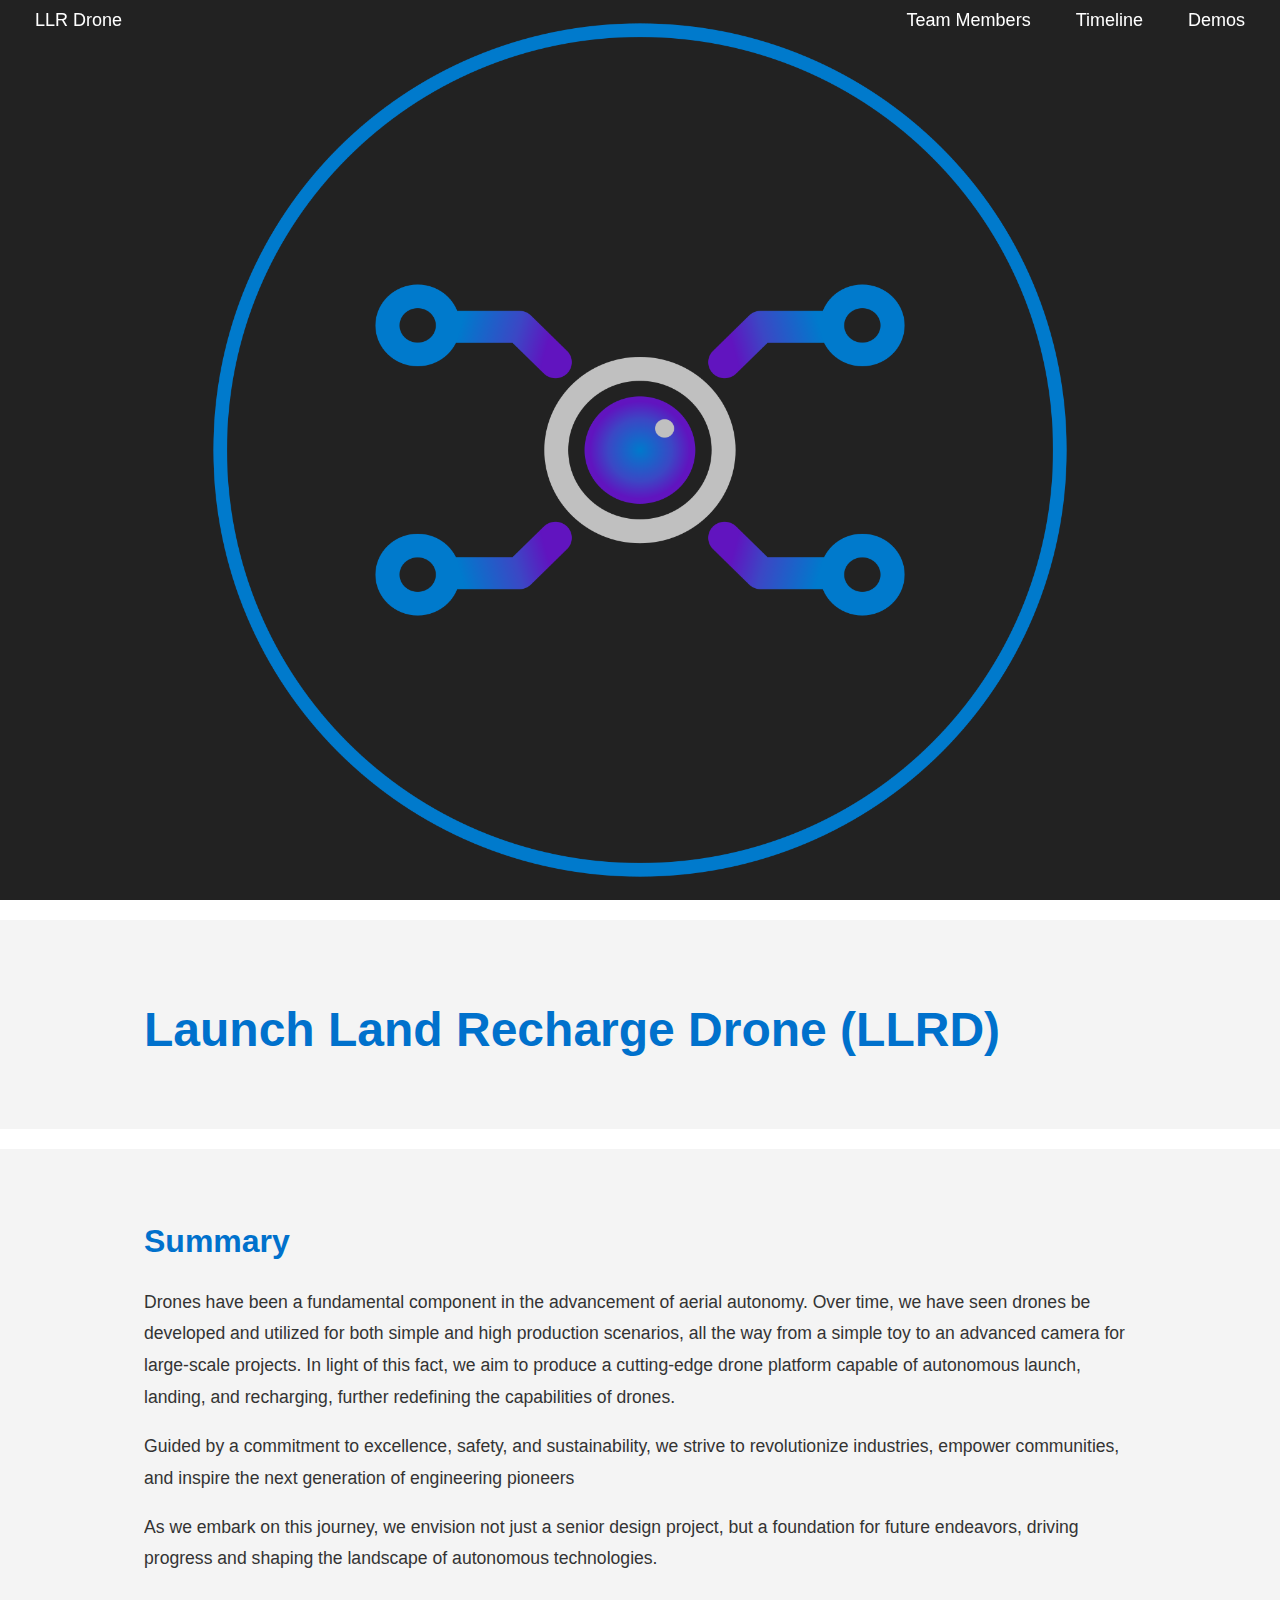
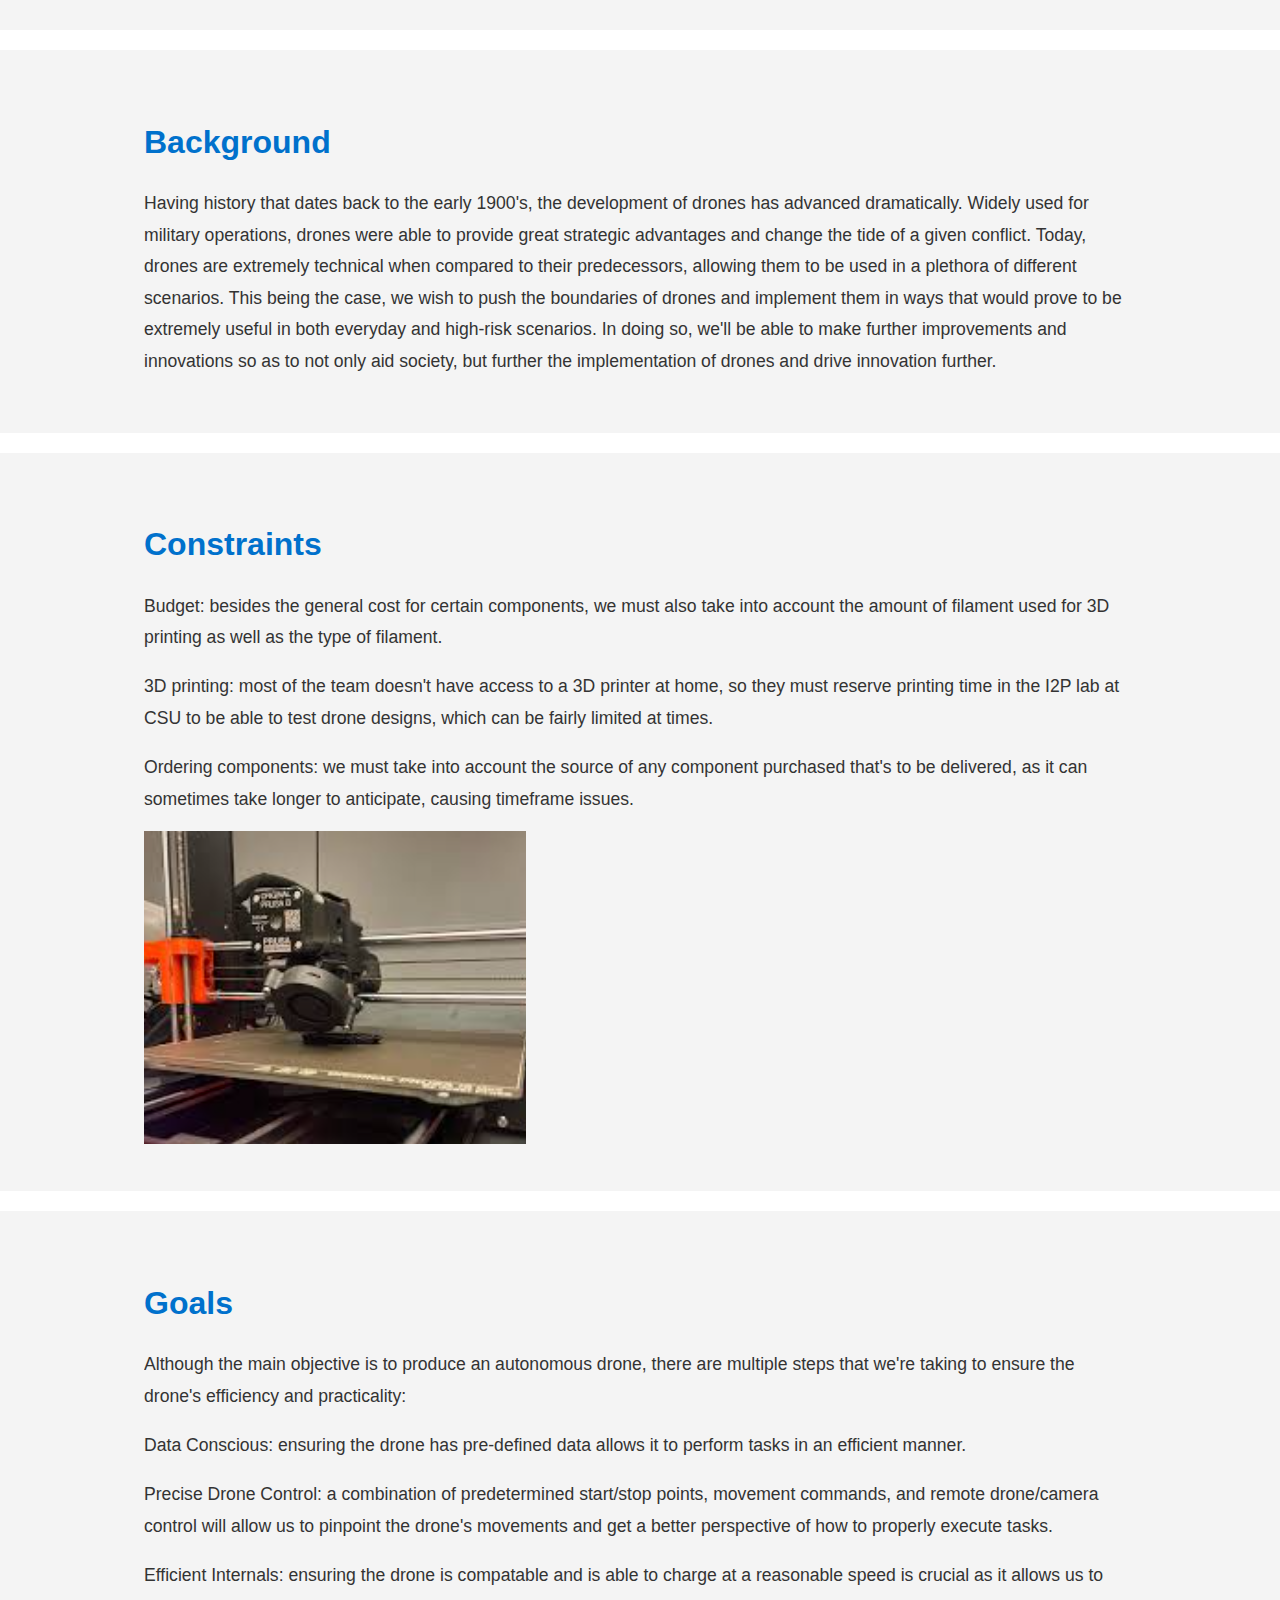
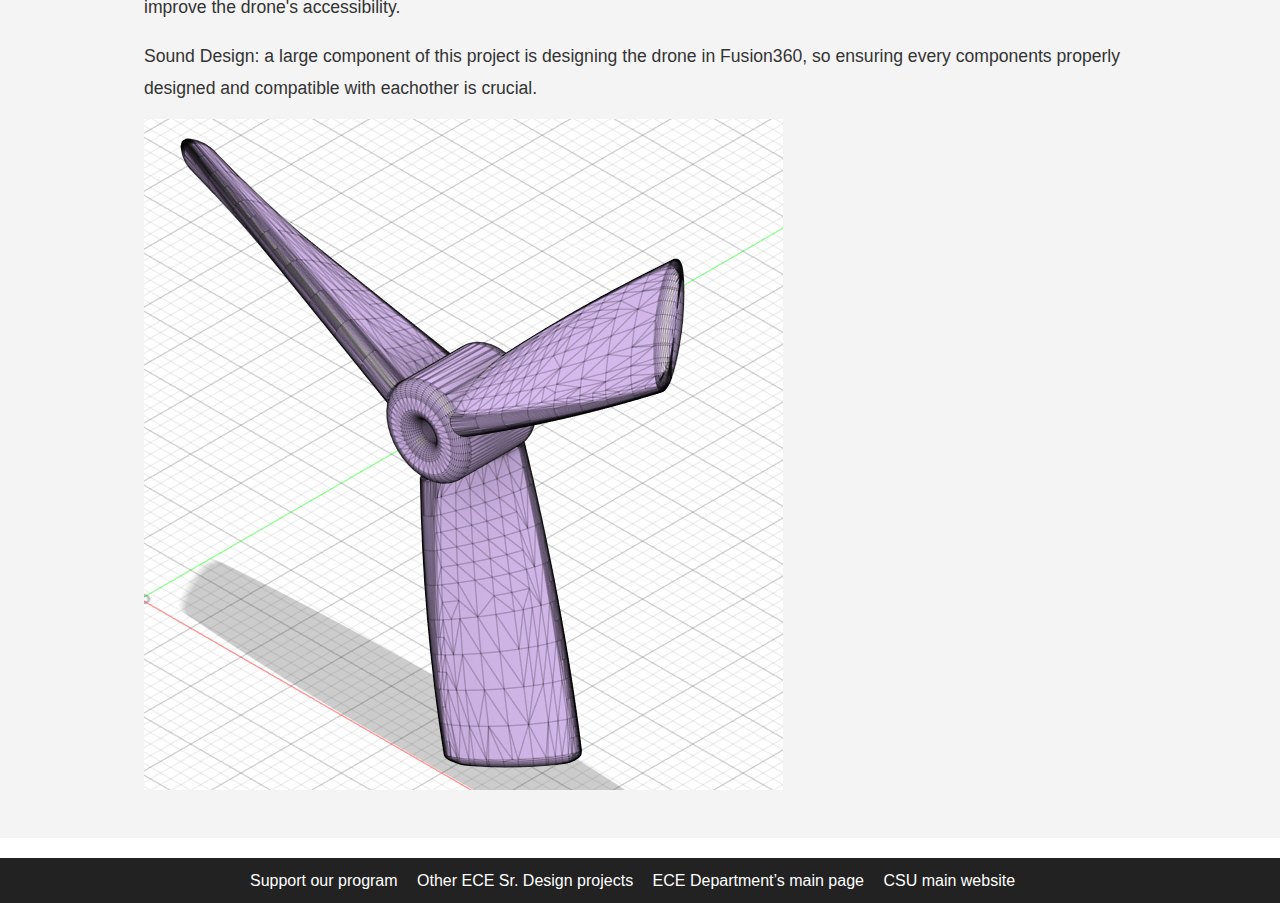
<file: website/drone/index.html>
<!DOCTYPE html>
<html lang="en">
<!-- 
Baseline page

When duplicating this page you need to do the following
- Fix relative paths for all stylesheets and icon in head
- Fix relative paths for js scroll funciton
- Fix relative paths in the navigation menu
-->
<head>
    <meta charset="UTF-8">
    <meta name="viewport" content="width=device-width, initial-scale=1.0">
    <title>LLR Drone | Homepage</title>
    <link rel="stylesheet" href="css/styles.css">
    <link rel="icon" href="images/EYE_1024px.png" type="image/png">
</head>
<body class="home-page">
    <!-- Navigation Menu -->
    <nav class="home-page-nav">
        <div class="nav-left">
            <a href="index.html" class="nav-link">LLR Drone</a>
        </div>
        <div class="nav-right">
            <a href="pages/team_members/" class="nav-link">Team Members</a>
            <a href="pages/timeline/" class="nav-link">Timeline</a>
            <a href="pages/demos/" class="nav-link">Demos</a>
        </div>
    </nav>

    <!-- Main Image Section -->
    <header class="main-header home-page">
        <!-- <img src="./images/Desktop_background.jpg" alt="Desktop Background Image"> -->
        <img src="./images/logo/LLRD_circle_1500_boarder.png" alt="Desktop Background Image">
    </header>


    <section class="generic-section">
        <div class="container">
            <h1>Launch Land Recharge Drone (LLRD)</h1>
        </div>
    </section>

    <section class="generic-section">
        <div class="container">
            <h2>Summary</h2>
            <p>Drones have been a fundamental component in the advancement of aerial autonomy. Over time, we have seen drones be developed and utilized for both simple and high production scenarios, all the way from a simple toy to an advanced camera for large-scale projects. In light of this fact, we aim to produce a cutting-edge drone platform capable of autonomous launch, landing, and recharging, further redefining the capabilities of drones.</p>
            <p>Guided by a commitment to excellence, safety, and sustainability, we strive to revolutionize industries, empower communities, and inspire the next generation of engineering pioneers</p>
            <p>As we embark on this journey, we envision not just a senior design project, but a foundation for future endeavors, driving progress and shaping the landscape of autonomous technologies.</p>
         
        </div>

    </section>

    <section class="generic-section">
        <div class="container">
            <h2>Background</h2>
            <p>Having history that dates back to the early 1900's, the development of drones has advanced dramatically. Widely used for military operations, drones were able to provide great strategic advantages and change the tide of a given conflict. Today, drones are extremely technical when compared to their predecessors, allowing them to be used in a plethora of different scenarios. This being the case, we wish to push the boundaries of drones and implement them in ways that would prove to be extremely useful in both everyday and high-risk scenarios. In doing so, we'll be able to make further improvements and innovations so as to not only aid society, but further the implementation of drones and drive innovation further. </p>
        </div>
    </section>

    <section class="generic-section">
        <div class="container">
            <h2>Constraints</h2>
            <p>Budget: besides the general cost for certain components, we must also take into account the amount of filament used for 3D printing as well as the type of filament.</p>
            <p>3D printing: most of the team doesn't have access to a 3D printer at home, so they must reserve printing time in the I2P lab at CSU to be able to test drone designs, which can be fairly limited at times. </p>
            <p>Ordering components: we must take into account the source of any component purchased that's to be delivered, as it can sometimes take longer to anticipate, causing timeframe issues.</p>
            <img src="./images/printing.png" alt="printing">  
        </div>
    </section>

    <section class="generic-section">
        <div class="container">
            <h2>Goals</h2>
            <p>Although the main objective is to produce an autonomous drone, there are multiple steps that we're taking to ensure the drone's efficiency and practicality:</p>
            <p>Data Conscious: ensuring the drone has pre-defined data allows it to perform tasks in an efficient manner. </p>
            <p>Precise Drone Control: a combination of predetermined start/stop points, movement commands, and remote drone/camera control will allow us to pinpoint the drone's movements and get a better perspective of how to properly execute tasks.</p>
            <p>Efficient Internals: ensuring the drone is compatable and is able to charge at a reasonable speed is crucial as it allows us to improve the drone's accessibility. </p>
            <p>Sound Design: a large component of this project is designing the drone in Fusion360, so ensuring every components properly designed and compatible with eachother is crucial.</p>
            <img src="./images/propeller.png" alt="printing"> 
        </div>
    </section>

    <!-- Footer Section -->
    <footer>
        <div class="container">
            <ul class="footer-links">
                <li><a href="https://advancing.colostate.edu/ENG/ECE_SRDESIGN/GIVE" target="_blank">Support our program</a></li>
                <li><a href="http://www.engr.colostate.edu/ECE401/AY24_senior_design_projects.php" target="_blank">Other ECE Sr. Design projects</a></li>
                <li><a href="https://www.engr.colostate.edu/ece/" target="_blank">ECE Department’s main page</a></li>
                <li><a href="http://www.colostate.edu/" target="_blank">CSU main website</a></li>
            </ul>
        </div>
    </footer>

    <script src="js/nav_scroll.js"></script>
</body>
</html>
</file>
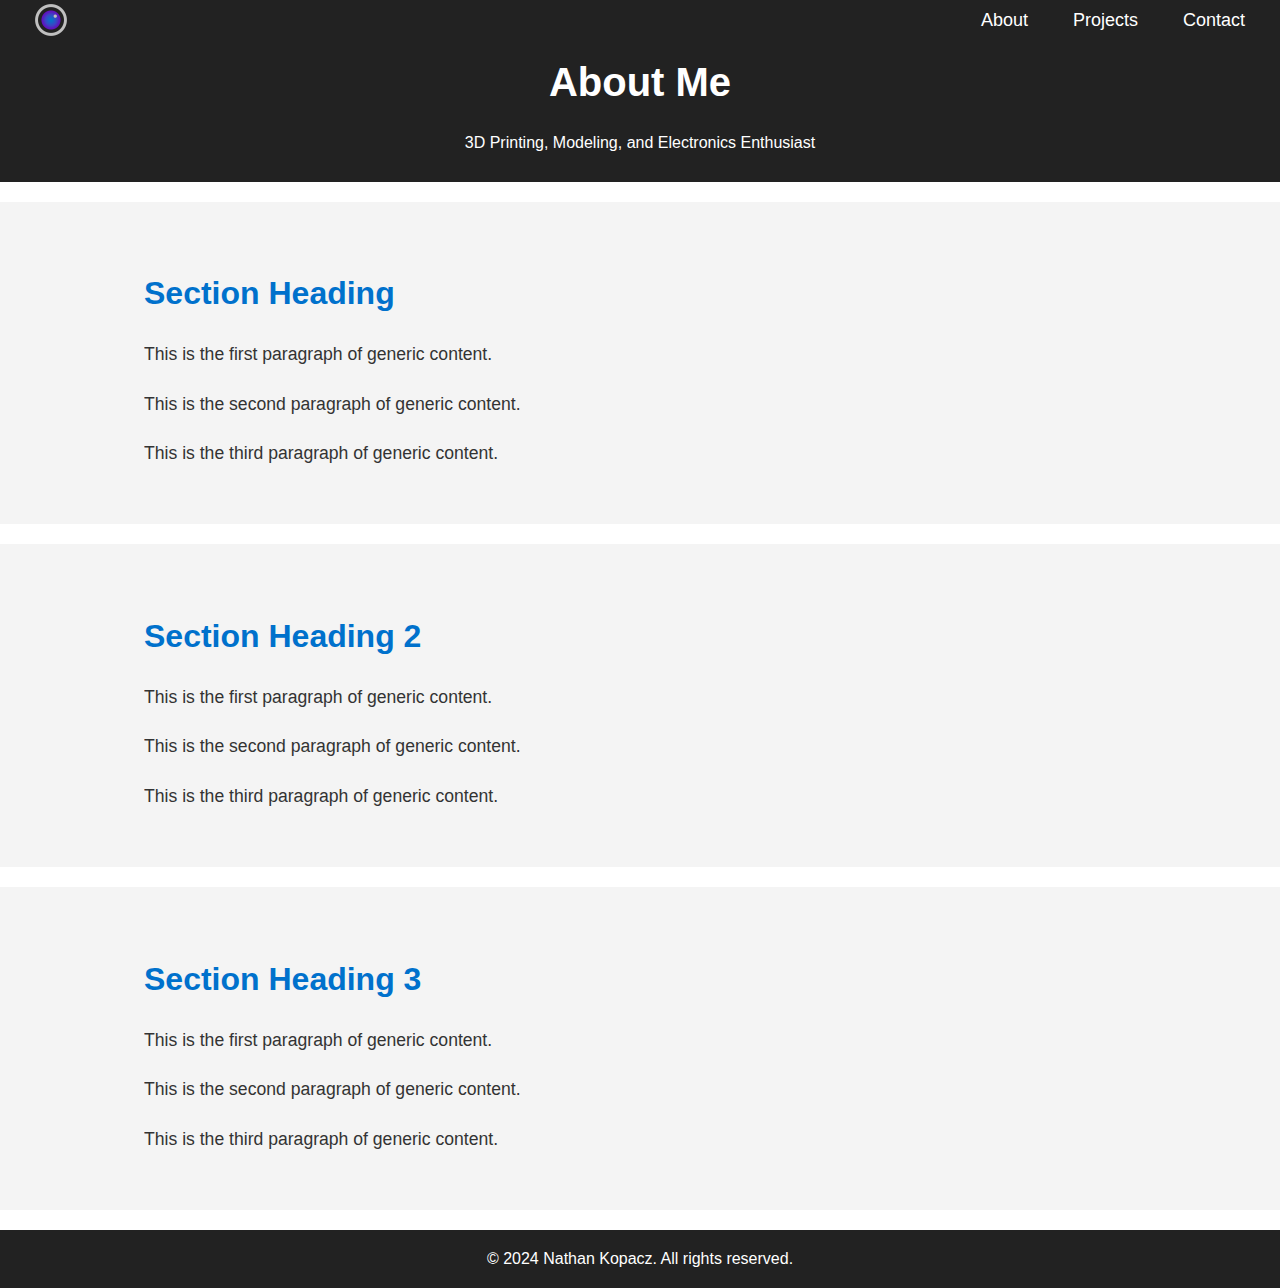
<file: website/pages/about/index.html>
<!DOCTYPE html>
<html lang="en">
<!-- 
Baseline page

When duplicating this page you need to do the following
- Fix relative paths for all stylesheets and icon in head
- Fix relative paths for js scroll funciton
- Fix relative paths in the navigation menu
-->
<head>
    <meta charset="UTF-8">
    <meta name="viewport" content="width=device-width, initial-scale=1.0">
    <title>My Personal Webpage</title>
    <link rel="stylesheet" href="../../css/styles.css">
    <link rel="icon" href="../../images/NATE_circle_lowquality.png" type="image/png">
</head>
<body>
    <!-- Navigation Menu -->
    <nav>
        <div class="nav-left">
            <div class="nav-left">
                <a href="../../index.html" class="nav-link">
                    <img src="../../images/EYE_1024px.png" alt="Logo" class="nav-logo">
                </a>
            </div>
        </div>
        <div class="nav-right">
            <a href="../../pages/about" class="nav-link">About</a>
            <a href="../../pages/projects" class="nav-link">Projects</a>
            <a href="../../pages/contact" class="nav-link">Contact</a>
        </div>
    </nav>

    <header>
        <div class="container">
            <h1>About Me</h1>
            <p>3D Printing, Modeling, and Electronics Enthusiast</p>
        </div>
    </header>

    <section class="generic-section">
        <div class="container">
            <h2>Section Heading</h2>
            <p>This is the first paragraph of generic content.</p>
            <p>This is the second paragraph of generic content.</p>
            <p>This is the third paragraph of generic content.</p>
        </div>
    </section>

    <section class="generic-section">
        <div class="container">
            <h2>Section Heading 2</h2>
            <p>This is the first paragraph of generic content.</p>
            <p>This is the second paragraph of generic content.</p>
            <p>This is the third paragraph of generic content.</p>
        </div>
    </section>

    <section class="generic-section">
        <div class="container">
            <h2>Section Heading 3</h2>
            <p>This is the first paragraph of generic content.</p>
            <p>This is the second paragraph of generic content.</p>
            <p>This is the third paragraph of generic content.</p>
        </div>
    </section>


    <!-- Footer Section -->
    <footer>
        <div class="container">
            <p>&copy; 2024 Nathan Kopacz. All rights reserved.</p>
        </div>
    </footer>

    <script src="../../js/nav_scroll.js"></script>
</body>
</html>
</file>
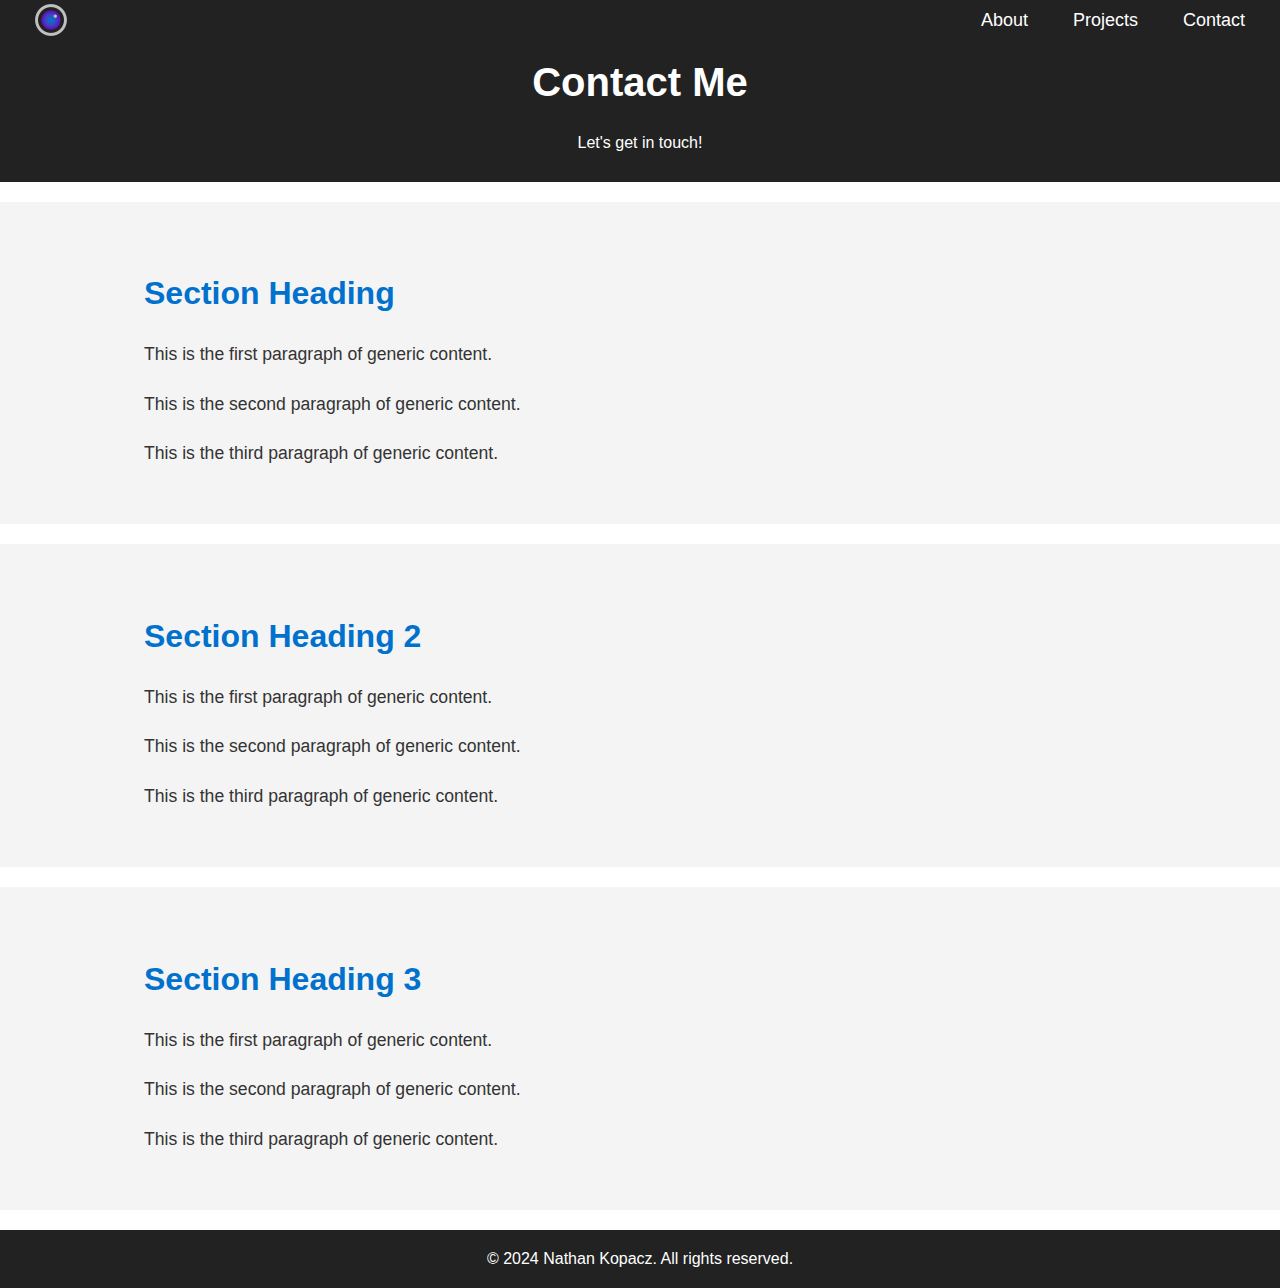
<file: website/pages/contact/index.html>
<!DOCTYPE html>
<html lang="en">
<!-- 
Baseline page

When duplicating this page you need to do the following
- Fix relative paths for all stylesheets and icon in head
- Fix relative paths for js scroll funciton
- Fix relative paths in the navigation menu
-->
<head>
    <meta charset="UTF-8">
    <meta name="viewport" content="width=device-width, initial-scale=1.0">
    <title>My Personal Webpage</title>
    <link rel="stylesheet" href="../../css/styles.css">
    <link rel="icon" href="../../images/NATE_circle_lowquality.png" type="image/png">
</head>
<body>
    <!-- Navigation Menu -->
    <nav>
        <div class="nav-left">
            <a href="../../index.html" class="nav-link">
                <img src="../../images/EYE_1024px.png" alt="Logo" class="nav-logo">
            </a>
        </div>
        <div class="nav-right">
            <a href="../../pages/about" class="nav-link">About</a>
            <a href="../../pages/projects" class="nav-link">Projects</a>
            <a href="../../pages/contact" class="nav-link">Contact</a>
        </div>
    </nav>

    <header>
        <div class="container">
            <h1>Contact Me</h1>
            <p>Let's get in touch!</p>
        </div>
    </header>

    <section class="generic-section">
        <div class="container">
            <h2>Section Heading</h2>
            <p>This is the first paragraph of generic content.</p>
            <p>This is the second paragraph of generic content.</p>
            <p>This is the third paragraph of generic content.</p>
        </div>
    </section>

    <section class="generic-section">
        <div class="container">
            <h2>Section Heading 2</h2>
            <p>This is the first paragraph of generic content.</p>
            <p>This is the second paragraph of generic content.</p>
            <p>This is the third paragraph of generic content.</p>
        </div>
    </section>

    <section class="generic-section">
        <div class="container">
            <h2>Section Heading 3</h2>
            <p>This is the first paragraph of generic content.</p>
            <p>This is the second paragraph of generic content.</p>
            <p>This is the third paragraph of generic content.</p>
        </div>
    </section>


    <!-- Footer Section -->
    <footer>
        <div class="container">
            <p>&copy; 2024 Nathan Kopacz. All rights reserved.</p>
        </div>
    </footer>

    <script src="../../js/nav_scroll.js"></script>
</body>
</html>
</file>
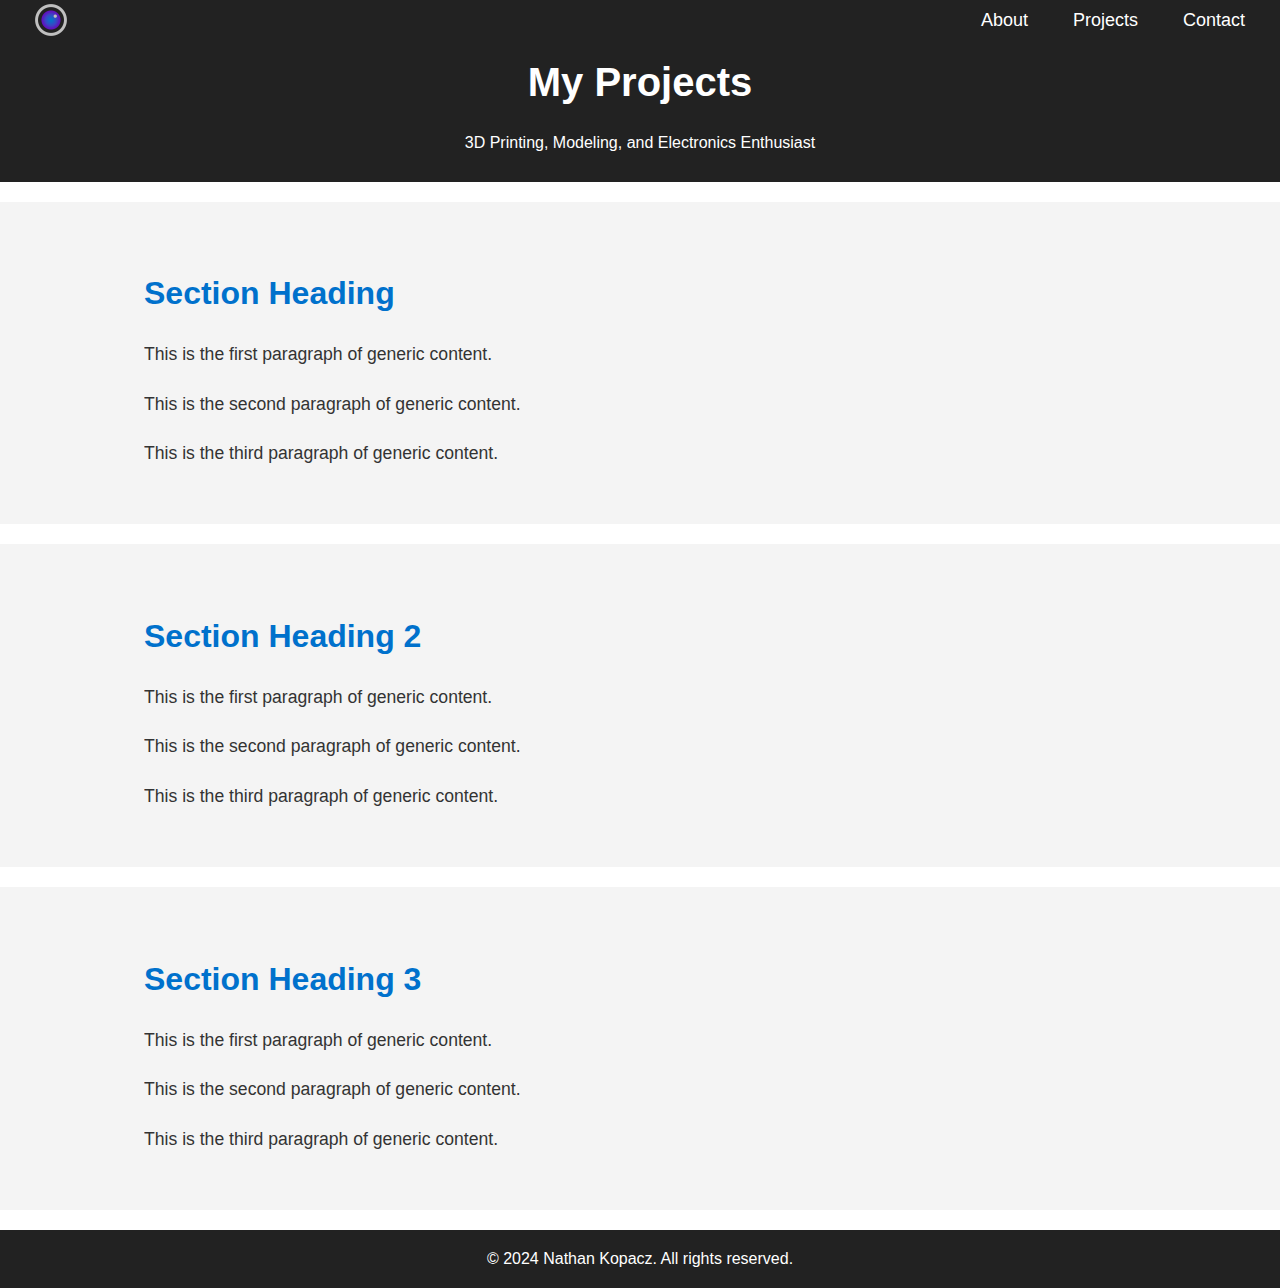
<file: website/pages/projects/index.html>
<!DOCTYPE html>
<html lang="en">
<!-- 
Baseline page

When duplicating this page you need to do the following
- Fix relative paths for all stylesheets and icon in head
- Fix relative paths for js scroll funciton
- Fix relative paths in the navigation menu
-->
<head>
    <meta charset="UTF-8">
    <meta name="viewport" content="width=device-width, initial-scale=1.0">
    <title>My Personal Webpage</title>
    <link rel="stylesheet" href="../../css/styles.css">
    <link rel="icon" href="../../images/NATE_circle_lowquality.png" type="image/png">
</head>
<body>
    <!-- Navigation Menu -->
    <nav>
        <div class="nav-left">
            <a href="../../index.html" class="nav-link">
                <img src="../../images/EYE_1024px.png" alt="Logo" class="nav-logo">
            </a>
        </div>
        <div class="nav-right">
            <a href="../../pages/about" class="nav-link">About</a>
            <a href="../../pages/projects" class="nav-link">Projects</a>
            <a href="../../pages/contact" class="nav-link">Contact</a>
        </div>
    </nav>

    <header>
        <div class="container">
            <h1>My Projects</h1>
            <p>3D Printing, Modeling, and Electronics Enthusiast</p>
        </div>
    </header>

    <section class="generic-section">
        <div class="container">
            <h2>Section Heading</h2>
            <p>This is the first paragraph of generic content.</p>
            <p>This is the second paragraph of generic content.</p>
            <p>This is the third paragraph of generic content.</p>
        </div>
    </section>

    <section class="generic-section">
        <div class="container">
            <h2>Section Heading 2</h2>
            <p>This is the first paragraph of generic content.</p>
            <p>This is the second paragraph of generic content.</p>
            <p>This is the third paragraph of generic content.</p>
        </div>
    </section>

    <section class="generic-section">
        <div class="container">
            <h2>Section Heading 3</h2>
            <p>This is the first paragraph of generic content.</p>
            <p>This is the second paragraph of generic content.</p>
            <p>This is the third paragraph of generic content.</p>
        </div>
    </section>


    <!-- Footer Section -->
    <footer>
        <div class="container">
            <p>&copy; 2024 Nathan Kopacz. All rights reserved.</p>
        </div>
    </footer>

    <script src="../../js/nav_scroll.js"></script>
</body>
</html>
</file>
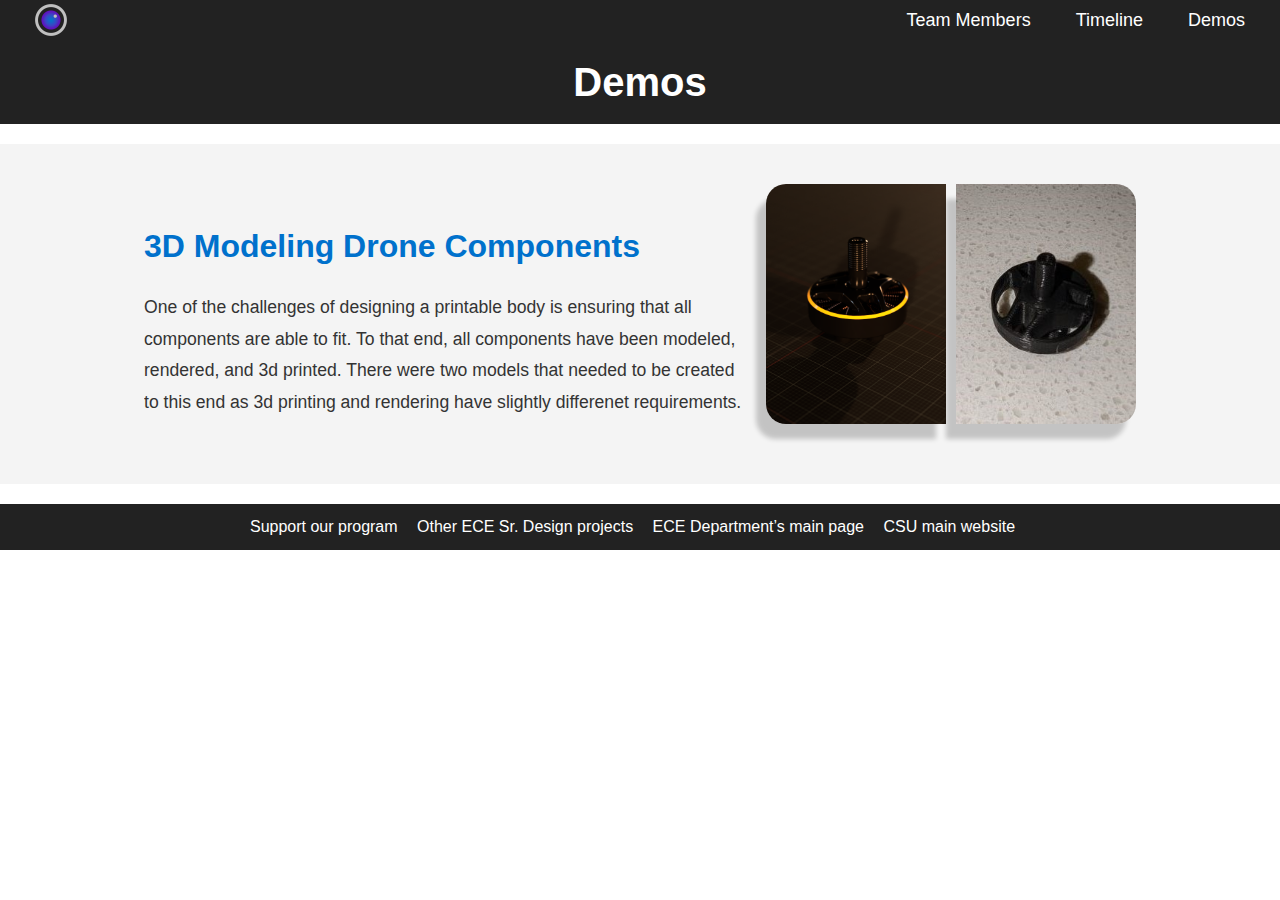
<file: website/drone/pages/demos/index.html>
<!DOCTYPE html>
<html lang="en">
<!-- 
Baseline page

When duplicating this page you need to do the following
- Fix relative paths for all stylesheets and icon in head
- Fix relative paths for js scroll funciton
- Fix relative paths in the navigation menu
-->
<head>
    <meta charset="UTF-8">
    <meta name="viewport" content="width=device-width, initial-scale=1.0">
    <title>LLR Drone | Demos</title>
    <link rel="stylesheet" href="../../css/styles.css">
    <link rel="stylesheet" href="../../css/demos.css">
    <link rel="icon" href="../../images/EYE_1024px.png" type="image/png">
</head>
<body>
    <!-- Navigation Menu -->
    <nav>
        <div class="nav-left">
            <a href="../../index.html" class="nav-link">
                <img src="../../images/EYE_1024px.png" alt="Logo" class="nav-logo">
            </a>
        </div>
        <div class="nav-right">
            <a href="../../pages/team_members" class="nav-link">Team Members</a>
            <a href="../../pages/timeline" class="nav-link">Timeline</a>
            <a href="../../pages/demos" class="nav-link">Demos</a>
        </div>
    </nav>

    <header>
        <div class="container">
            <h1>Demos</h1>
        </div>
    </header>

    <section class="generic-section">
        <div class="container">
            <div class="demo-container">
                <!-- Name and Internet link -->
                <div class="demo-text">
                    <h2>3D Modeling Drone Components</h2>
                    <p>
                        One of the challenges of designing a printable body is ensuring that all components are able
                        to fit. To that end, all components have been modeled, rendered, and 3d printed. There were two models
                        that needed to be created to this end as 3d printing and rendering have slightly differenet requirements.
                    </p>
                </div>
    
                <!-- Side by side images -->
                <div class="image-container">
                    <img src="../../images/demo/model motor/T-Motor_f2203.5_1500kv.png" alt="Rendered" class="demo-image left">
                    <img src="../../images/demo/model motor/printed_printable_motor.jpg" alt="Printed" class="demo-image right">
                </div>
            </div>
        </div>
    </section>


    <!-- Footer Section -->
    <footer>
        <div class="container">
            <ul class="footer-links">
                <li><a href="https://advancing.colostate.edu/ENG/ECE_SRDESIGN/GIVE" target="_blank">Support our program</a></li>
                <li><a href="http://www.engr.colostate.edu/ECE401/AY24_senior_design_projects.php" target="_blank">Other ECE Sr. Design projects</a></li>
                <li><a href="https://www.engr.colostate.edu/ece/" target="_blank">ECE Department’s main page</a></li>
                <li><a href="http://www.colostate.edu/" target="_blank">CSU main website</a></li>
            </ul>
        </div>
    </footer>

    <script src="../../js/nav_scroll.js"></script>
</body>
</html>
</file>
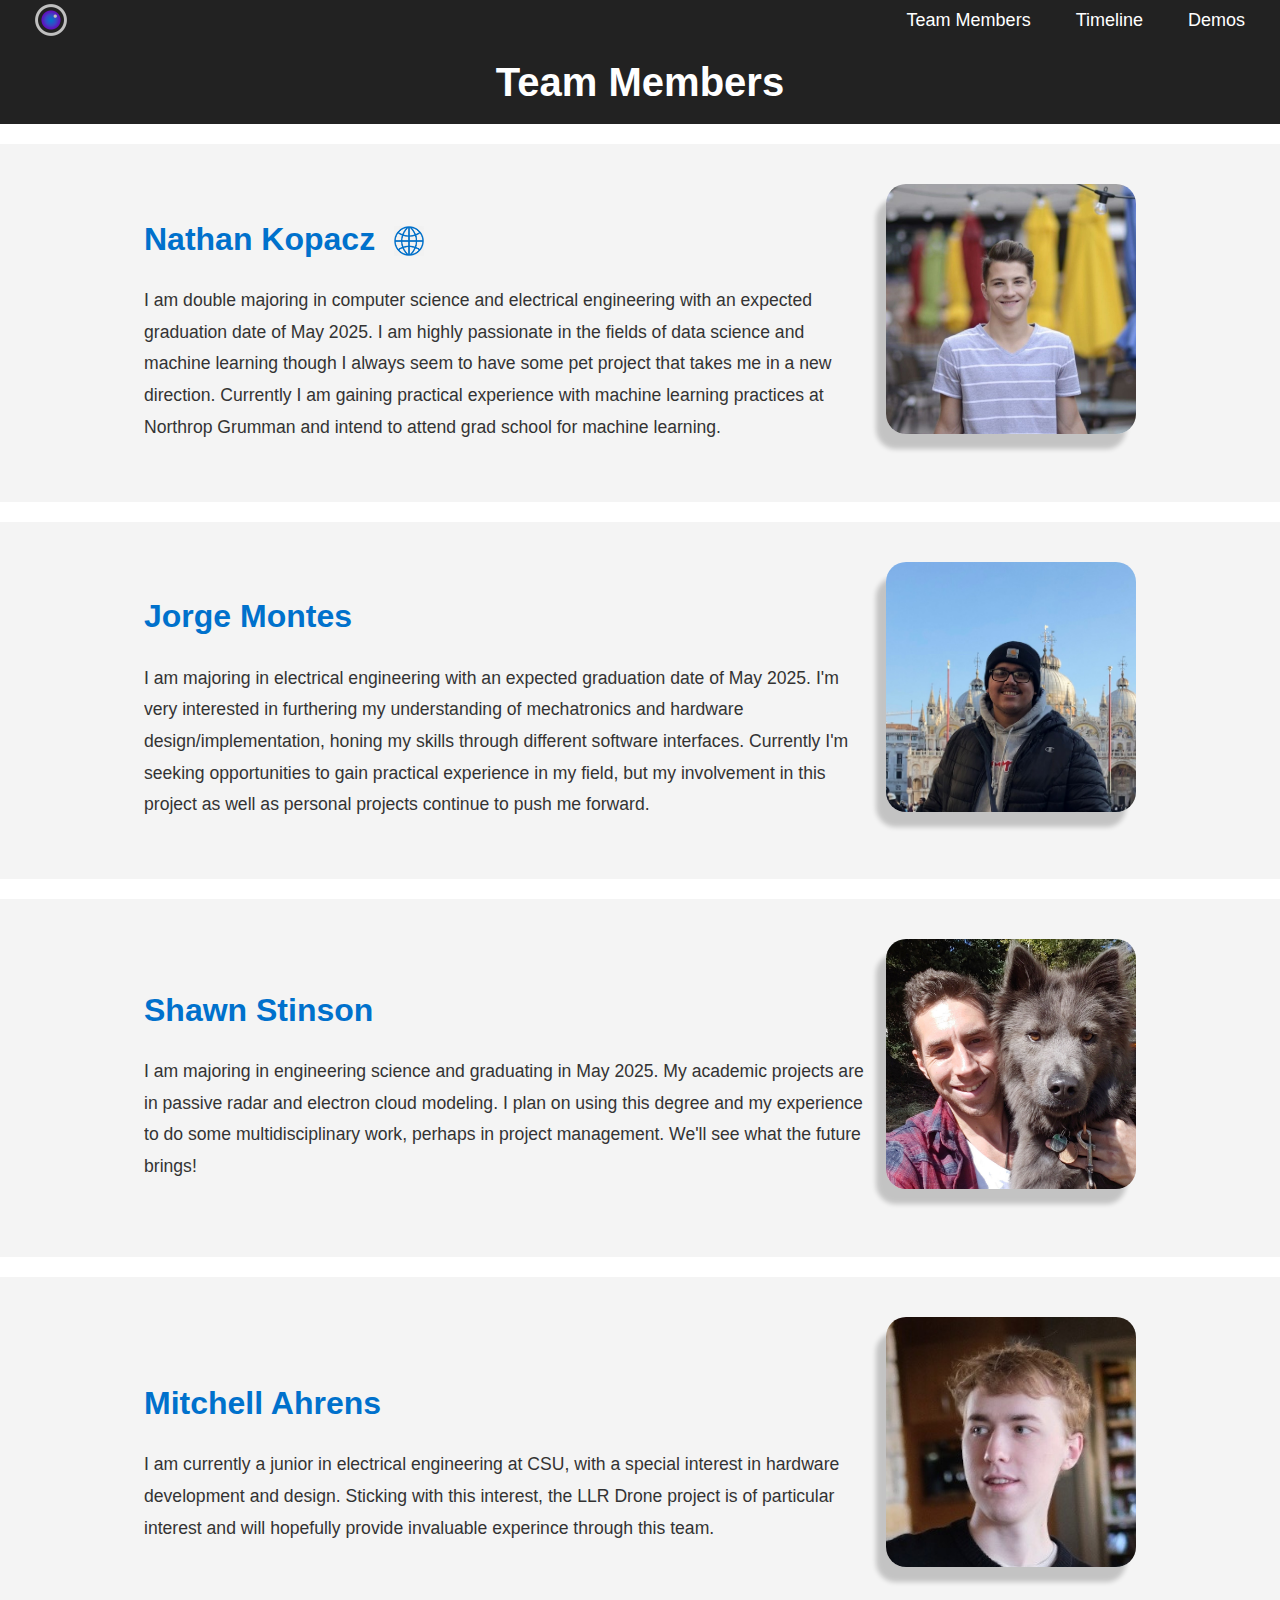
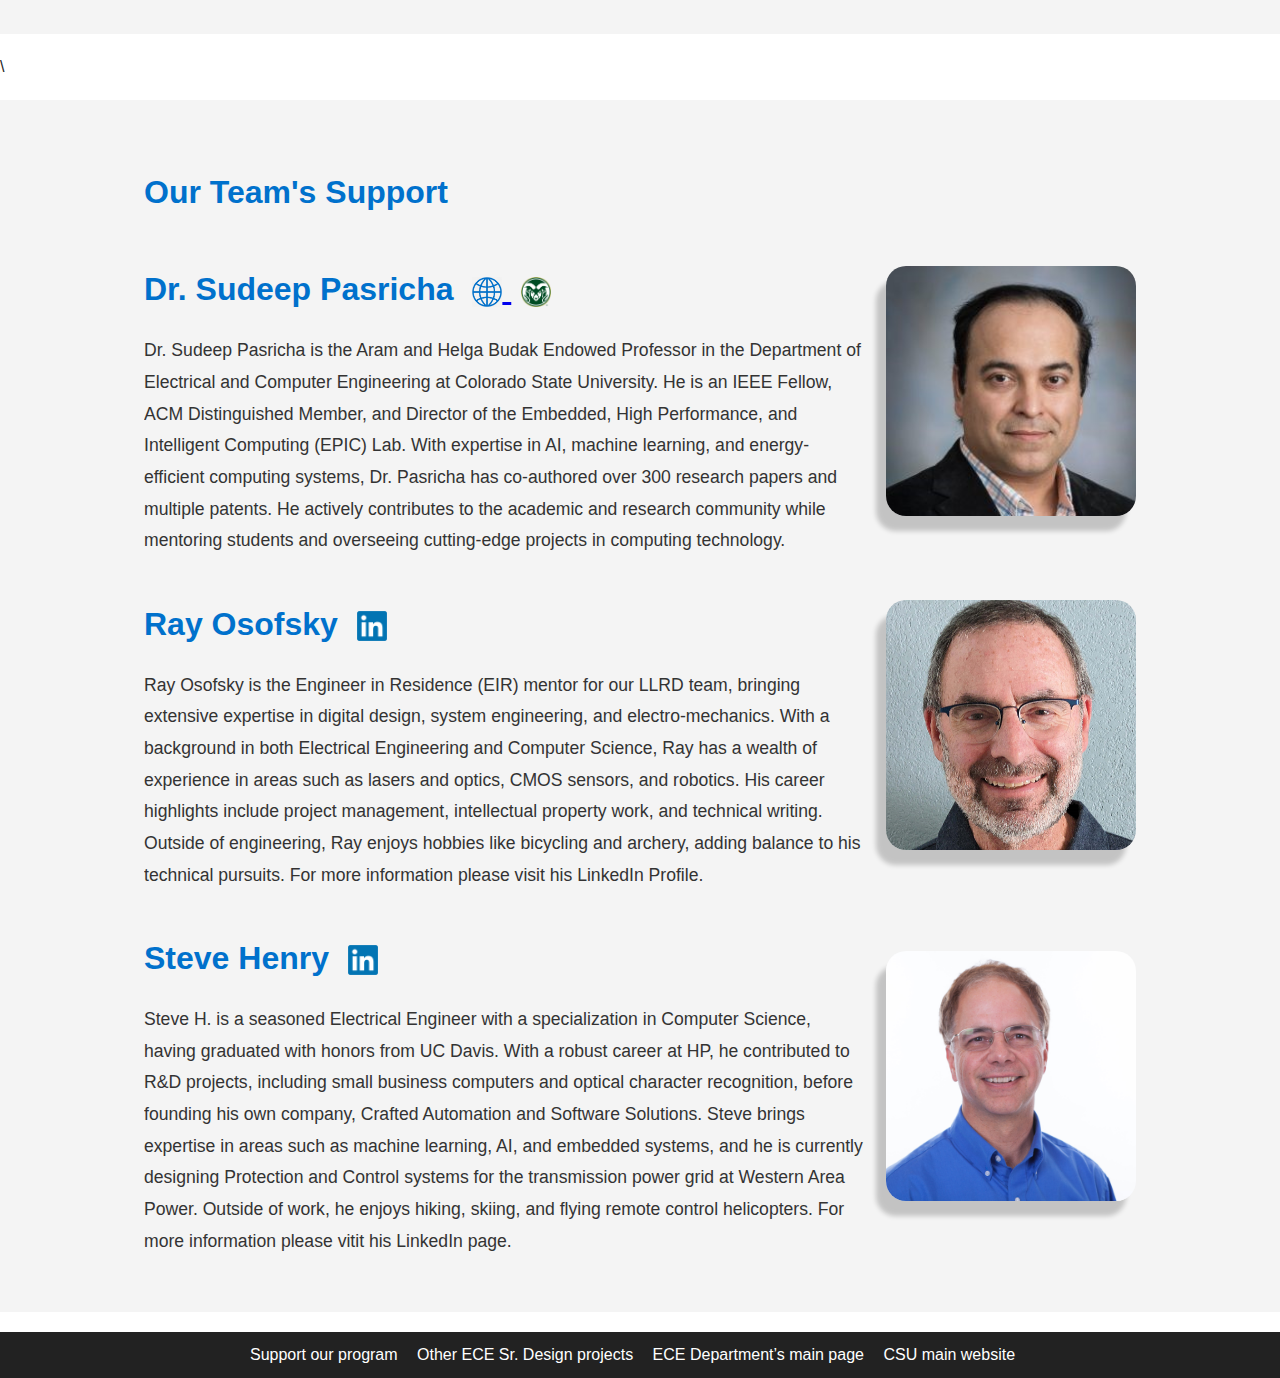
<file: website/drone/pages/team_members/index.html>
<!DOCTYPE html>
<html lang="en">
<!-- 
Baseline page

When duplicating this page you need to do the following
- Fix relative paths for all stylesheets and icon in head
- Fix relative paths for js scroll funciton
- Fix relative paths in the navigation menu
-->
<head>
    <meta charset="UTF-8">
    <meta name="viewport" content="width=device-width, initial-scale=1.0">
    <title>LLR Drone | Team Members</title>
    <link rel="stylesheet" href="../../css/styles.css">
    <link rel="stylesheet" href="../../css/team_members.css">
    <link rel="icon" href="../../images/EYE_1024px.png" type="image/png">
</head>
<body>
    <!-- Navigation Menu -->
    <nav>
        <div class="nav-left">
            <a href="../../index.html" class="nav-link">
                <img src="../../images/EYE_1024px.png" alt="Logo" class="nav-logo">
            </a>
        </div>
        <div class="nav-right">
            <a href="../../pages/team_members" class="nav-link">Team Members</a>
            <a href="../../pages/timeline" class="nav-link">Timeline</a>
            <a href="../../pages/demos" class="nav-link">Demos</a>
        </div>
    </nav>

    <header>
        <div class="container">
            <h1>Team Members</h1>
        </div>
    </header>

    <section class="generic-section">
        <div class="container">
            <div class="profile-container">
                <!-- Name and Internet link -->
                <div class="profile-text">
                    <h2>
                        Nathan Kopacz
                        <a href="https://ndkopacz.github.io/" target="_blank">
                            <img src="../../images/www_logo_blue_primitive.png" alt="Internet Link" class="link-icon">
                        </a>
                    </h2>
                    <p>I am double majoring in computer science and electrical 
                        engineering with an expected graduation date of May 2025. 
                        I am highly passionate in the fields of data science and 
                        machine learning though I always seem to have some pet project 
                        that takes me in a new direction. Currently I am gaining practical 
                        experience with machine learning practices at Northrop Grumman and 
                        intend to attend grad school for machine learning.</p>
                </div>
    
                <!-- Portrait image -->
                <div class="profile-image">
                    <img src="../../images/portrate/nathan_portrate(1000x1000).jpg" alt="Nathan Kopacz Portrait" class="portrait-image">
                </div>
            </div>
        </div>
    </section>

    <section class="generic-section">
        <div class="container">
            <div class="profile-container">
                <!-- Name  -->
                <div class="profile-text">
                    <h2>
                        Jorge Montes
                    </h2>
                    <p>I am majoring in electrical engineering with an expected graduation date of May 2025. 
                        I'm very interested in furthering my understanding of mechatronics and hardware design/implementation, 
                        honing my skills through different software interfaces. Currently I'm seeking opportunities to 
                        gain practical experience in my field, but my involvement in this project as well as personal 
                        projects continue to push me forward.
                    </p>
                </div>
    
                <!-- Portrait image -->
                <div class="profile-image">
                    <img src="../../images/portrate/Jorge_portrate(1x1).png" alt="Nathan Kopacz Portrait" class="portrait-image">
                </div>
            </div>
        </div>
    </section>

    <section class="generic-section">
        <div class="container">
            <div class="profile-container">
                <!-- Name  -->
                <div class="profile-text">
                    <h2>
                        Shawn Stinson
                    </h2>
                    <p>
                        I am majoring in engineering science and graduating in May 2025. My academic projects are in passive radar
                        and electron cloud modeling. I plan on using this degree and my experience to do some multidisciplinary 
                        work, perhaps in project management. We'll see what the future brings!
                    </p>
                </div>
    
                <!-- Portrait image -->
                <div class="profile-image">
                    <img src="../../images/portrate/Shawn_portrate(1_1).jpg" alt="Nathan Kopacz Portrait" class="portrait-image">
                </div>
            </div>
        </div>
    </section>

    <section class="generic-section">
        <div class="container">
            <div class="profile-container">
                <!-- Name  -->
                <div class="profile-text">
                    <h2>
                        Mitchell Ahrens
                    </h2>
                    <p>
                        I am currently a junior in electrical engineering at CSU, with a special interest in hardware 
                        development and design. Sticking with this interest, the LLR Drone project is of particular 
                        interest and will hopefully provide invaluable experince through this team.
                    </p>
                </div>
    
                <!-- Portrait image -->
                <div class="profile-image">
                    <img src="../../images/portrate/mitchell_portrait.jpg" alt="Nathan Kopacz Portrait" class="portrait-image">
                </div>
            </div>
        </div>
    </section>
    <!-- ++++++++++++++++++++++++++++++++ Additional Members +++++++++++++++++++++++++++ -->\
    <!-- Support Team Section -->
    <section class="generic-section">
        <div class="container">
            <h2>Our Team's Support</h2>
    
            <!-- Dr. Sudeep Pasricha -->
            <div class="profile-container">
                <div class="profile-text">
                    <h2>
                        Dr. Sudeep Pasricha
                        <a href="https://www.engr.colostate.edu/~sudeep/" target="_blank">
                            <img src="../../images/www_logo_blue_primitive.png" alt="Internet Link" class="link-icon">
                        </a>
                        <a href="https://www.engr.colostate.edu/ece/people/sudeep-pasricha/" target="_blank">
                            <img src="../../images/ECE_logos/Logo_CSU_cropped.png" alt="Internet Link" class="link-icon">
                        </a>
                    </h2>
                    <p>
                        Dr. Sudeep Pasricha is the Aram and Helga Budak Endowed Professor in the Department of Electrical 
                        and Computer Engineering at Colorado State University. He is an IEEE Fellow, ACM Distinguished Member, 
                        and Director of the Embedded, High Performance, and Intelligent Computing (EPIC) Lab. With expertise 
                        in AI, machine learning, and energy-efficient computing systems, Dr. Pasricha has co-authored over 
                        300 research papers and multiple patents. He actively contributes to the academic and research community 
                        while mentoring students and overseeing cutting-edge projects in computing technology.
                    </p>
                </div>
                <div class="profile-image">
                    <img src="../../images/portrate/Sudeep-Pasricha-1_1.jpg" alt="Dr. Pasricha Portrait" class="portrait-image">
                </div>
            </div>
    
            <!-- EIR: Ray Osofsky -->
            <div class="profile-container">
                <div class="profile-text">
                    <h2>
                        Ray Osofsky
                        <a href="https://www.linkedin.com/in/ray-osofsky-717b8/" target="_blank">
                            <img src="../../images/LinkedIn_logo.png" alt="Internet Link" class="link-icon">
                        </a>
                    </h2>
                    <p>
                        Ray Osofsky is the Engineer in Residence (EIR) mentor for our LLRD team, bringing extensive 
                        expertise in digital design, system engineering, and electro-mechanics. With a background in 
                        both Electrical Engineering and Computer Science, Ray has a wealth of experience in areas 
                        such as lasers and optics, CMOS sensors, and robotics. His career highlights include project 
                        management, intellectual property work, and technical writing. Outside of engineering, 
                        Ray enjoys hobbies like bicycling and archery, adding balance to his technical pursuits. For more
                        information please visit his LinkedIn Profile.
                    </p>
                </div>
                <div class="profile-image">
                    <img src="../../images/portrate/Ray_Portrait.png" alt="Ray Osofsky Portrait" class="portrait-image">
                </div>
            </div>

            <!-- EIR: Steve Henry -->
            <div class="profile-container">
                <div class="profile-text">
                    <h2>
                        Steve Henry
                        <a href="www.linkedin.com/in/stevenghenry" target="_blank"></a>
                            <img src="../../images/LinkedIn_logo.png" alt="Internet Link" class="link-icon">
                        </a>
                    </h2>
                    <p>
                        Steve H. is a seasoned Electrical Engineer with a specialization in Computer Science, 
                        having graduated with honors from UC Davis. With a robust career at HP, he contributed 
                        to R&D projects, including small business computers and optical character recognition, 
                        before founding his own company, Crafted Automation and Software Solutions. Steve brings 
                        expertise in areas such as machine learning, AI, and embedded systems, and he is currently 
                        designing Protection and Control systems for the transmission power grid at Western Area Power. 
                        Outside of work, he enjoys hiking, skiing, and flying remote control helicopters. For more information
                        please vitit his LinkedIn page.
                    </p>
                </div>
                <div class="profile-image">
                    <img src="../../images/portrate/Steve_Henry_Portrait.jpg" alt="Steve Henry Portrait" class="portrait-image">
                </div>
            </div>
    
        </div>
    </section>

    <!-- Footer Section -->
    <footer>
        <div class="container">
            <ul class="footer-links">
                <li><a href="https://advancing.colostate.edu/ENG/ECE_SRDESIGN/GIVE" target="_blank">Support our program</a></li>
                <li><a href="http://www.engr.colostate.edu/ECE401/AY24_senior_design_projects.php" target="_blank">Other ECE Sr. Design projects</a></li>
                <li><a href="https://www.engr.colostate.edu/ece/" target="_blank">ECE Department’s main page</a></li>
                <li><a href="http://www.colostate.edu/" target="_blank">CSU main website</a></li>
            </ul>
        </div>
    </footer>

    <script src="../../js/nav_scroll.js"></script>
</body>
</html>
</file>
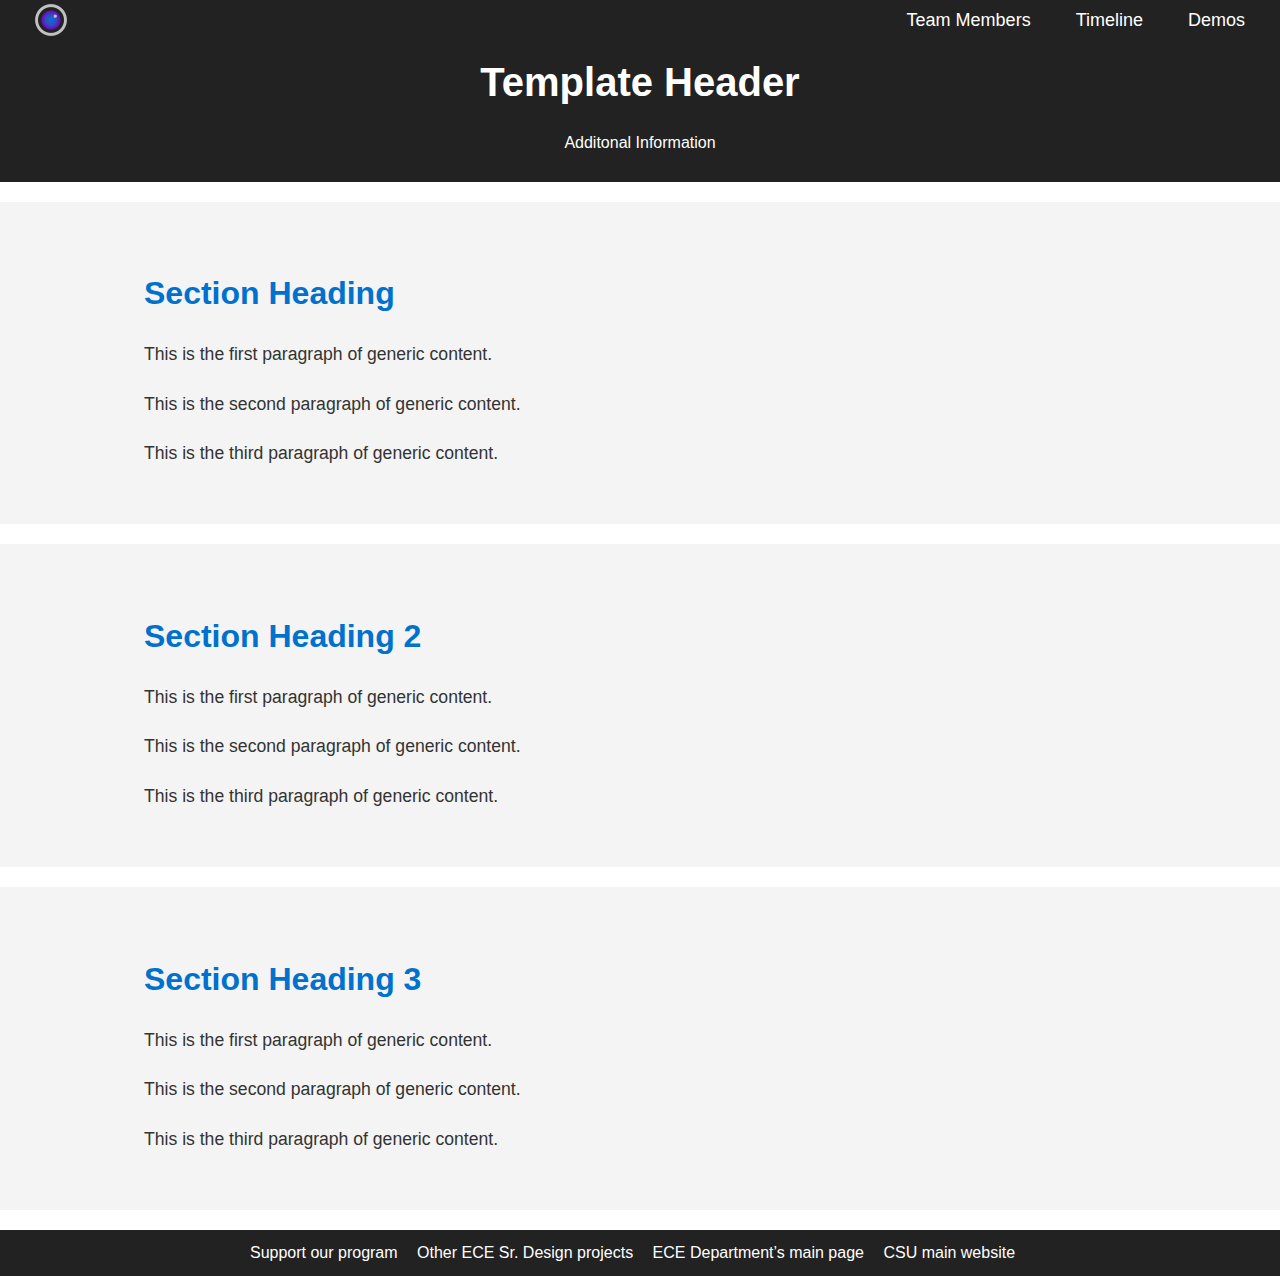
<file: website/drone/pages/template/index.html>
<!DOCTYPE html>
<html lang="en">
<!-- 
Baseline page

When duplicating this page you need to do the following
- Fix relative paths for all stylesheets and icon in head
- Fix relative paths for js scroll funciton
- Ensure navigation menu works
- Change the title in the <head> to "LLR Drone | " + page Nmae
-->
<head>
    <meta charset="UTF-8">
    <meta name="viewport" content="width=device-width, initial-scale=1.0">
    <title>LLR Drone | Template</title>
    <link rel="stylesheet" href="../../css/styles.css">
    <link rel="icon" href="../../images/EYE_1024px.png" type="image/png">
</head>
<body>
    <!-- Navigation Menu -->
    <nav>
        <div class="nav-left">
            <a href="../../index.html" class="nav-link">
                <img src="../../images/EYE_1024px.png" alt="Logo" class="nav-logo">
            </a>
        </div>
        <div class="nav-right">
            <a href="../../pages/team_members" class="nav-link">Team Members</a>
            <a href="../../pages/timeline" class="nav-link">Timeline</a>
            <a href="../../pages/demos" class="nav-link">Demos</a>
        </div>
    </nav>

    <header>
        <div class="container">
            <h1>Template Header</h1>
            <p>Additonal Information</p>
        </div>
    </header>

    <section class="generic-section">
        <div class="container">
            <h2>Section Heading</h2>
            <p>This is the first paragraph of generic content.</p>
            <p>This is the second paragraph of generic content.</p>
            <p>This is the third paragraph of generic content.</p>
        </div>
    </section>

    <section class="generic-section">
        <div class="container">
            <h2>Section Heading 2</h2>
            <p>This is the first paragraph of generic content.</p>
            <p>This is the second paragraph of generic content.</p>
            <p>This is the third paragraph of generic content.</p>
        </div>
    </section>

    <section class="generic-section">
        <div class="container">
            <h2>Section Heading 3</h2>
            <p>This is the first paragraph of generic content.</p>
            <p>This is the second paragraph of generic content.</p>
            <p>This is the third paragraph of generic content.</p>
        </div>
    </section>


    <!-- Footer Section -->
    <!-- <footer>
        <div class="container">
            <ul class="footer-links">
                <li><a href="https://advancing.colostate.edu/ENG/ECE_SRDESIGN/GIVE" target="_blank">
                    <img src="../../images/Logo_support_our_programs_1.png" alt="Support our program" class="footer-image"></a></li>
                <li><a href="http://www.engr.colostate.edu/ECE401/AY24_senior_design_projects.php" target="_blank">
                    <img src="../../images/Logo_Other_ECE_Projects.jpg" alt="Other ECE Sr. Design projects" class="footer-image"></a></li>
                <li><a href="https://www.engr.colostate.edu/ece/" target="_blank">
                    <img src="../../images/Logo_ECE_dept_option_1.png" alt="ECE Department’s main page" class="footer-image"></a></li>
                <li><a href="http://www.colostate.edu/" target="_blank">
                    <img src="../../images/Logo_CSU.png" alt="CSU main website" class="footer-image"></a></li>
            </ul>
        </div>
    </footer> -->

    <footer>
        <div class="container">
            <ul class="footer-links">
                <li><a href="https://advancing.colostate.edu/ENG/ECE_SRDESIGN/GIVE" target="_blank">Support our program</a></li>
                <li><a href="http://www.engr.colostate.edu/ECE401/AY24_senior_design_projects.php" target="_blank">Other ECE Sr. Design projects</a></li>
                <li><a href="https://www.engr.colostate.edu/ece/" target="_blank">ECE Department’s main page</a></li>
                <li><a href="http://www.colostate.edu/" target="_blank">CSU main website</a></li>
            </ul>
        </div>
    </footer>

    <script src="../../js/nav_scroll.js"></script>
</body>
</html>
</file>
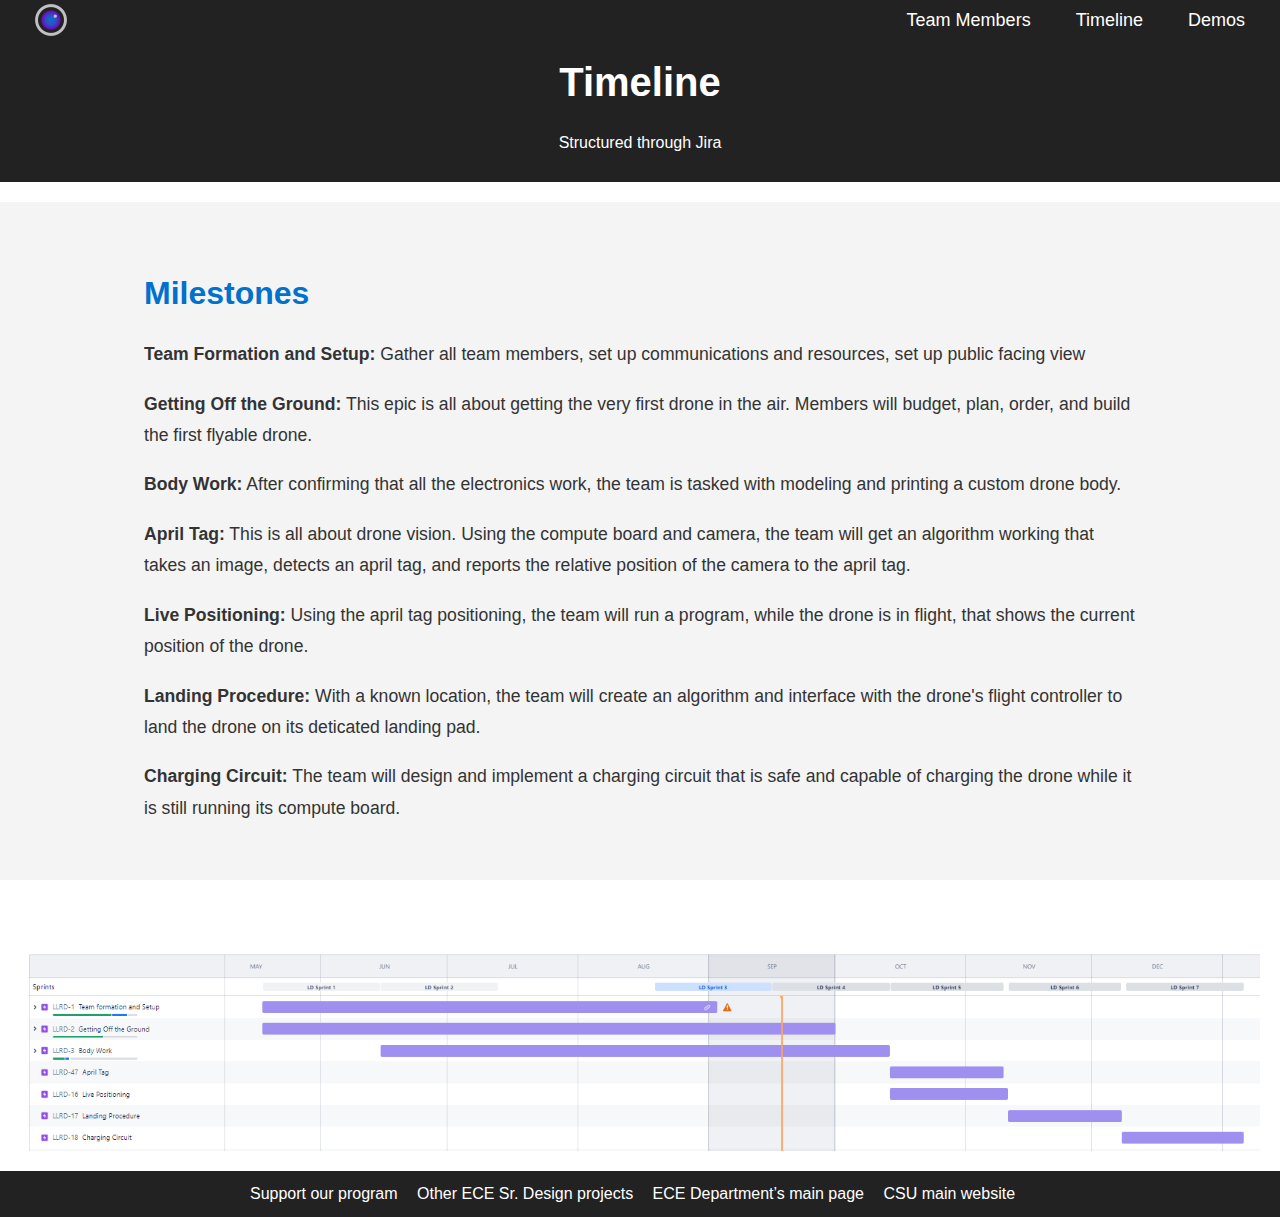
<file: website/drone/pages/timeline/index.html>
<!DOCTYPE html>
<html lang="en">
<!-- 
Baseline page

When duplicating this page you need to do the following
- Fix relative paths for all stylesheets and icon in head
- Fix relative paths for js scroll funciton
- Fix relative paths in the navigation menu
-->
<head>
    <meta charset="UTF-8">
    <meta name="viewport" content="width=device-width, initial-scale=1.0">
    <title>LLR Drone | Timeline</title>
    <link rel="stylesheet" href="../../css/styles.css">
    <link rel="stylesheet" href="../../css/timeline.css">
    <link rel="icon" href="../../images/EYE_1024px.png" type="image/png">
</head>
<body>
    <!-- Navigation Menu -->
    <nav>
        <div class="nav-left">
            <a href="../../index.html" class="nav-link">
                <img src="../../images/EYE_1024px.png" alt="Logo" class="nav-logo">
            </a>
        </div>
        <div class="nav-right">
            <a href="../../pages/team_members" class="nav-link">Team Members</a>
            <a href="../../pages/timeline" class="nav-link">Timeline</a>
            <a href="../../pages/demos" class="nav-link">Demos</a>
        </div>
    </nav>

    <header>
        <div class="container">
            <h1>Timeline</h1>
            <p>Structured through Jira</p>
        </div>
    </header>

    <section class="generic-section">
        <div class="container">
            <h2>Milestones</h2>
            <p><span class="custom-font">Team Formation and Setup:</span> Gather all team members, set up communications and resources, set up public facing view</p>
            <p><span class="custom-font">Getting Off the Ground:</span> This epic is all about getting the very first drone in the air. Members will budget, plan, order, and build the first flyable drone.</p>
            <p><span class="custom-font">Body Work:</span> After confirming that all the electronics work, the team is tasked with modeling and printing a custom drone body.</p>
            <p><span class="custom-font">April Tag:</span> This is all about drone vision. Using the compute board and camera, the team will get an algorithm working that takes an image, detects an april tag, and reports the relative position of the camera to the april tag.</p>
            <p><span class="custom-font">Live Positioning:</span> Using the april tag positioning, the team will run a program, while the drone is in flight, that shows the current position of the drone.</p>
            <p><span class="custom-font">Landing Procedure:</span> With a known location, the team will create an algorithm and interface with the drone's flight controller to land the drone on its deticated landing pad.</p>
            <p><span class="custom-font">Charging Circuit:</span> The team will design and implement a charging circuit that is safe and capable of charging the drone while it is still running its compute board.</p>
        </div>
    </section>

    <section class="full-width-image-section">
        <img src="../../images/timeline_2024_v1.png" alt="Timeline 2024" class="full-width-image">
    </section>


    <!-- Footer Section -->
    <footer>
        <div class="container">
            <ul class="footer-links">
                <li><a href="https://advancing.colostate.edu/ENG/ECE_SRDESIGN/GIVE" target="_blank">Support our program</a></li>
                <li><a href="http://www.engr.colostate.edu/ECE401/AY24_senior_design_projects.php" target="_blank">Other ECE Sr. Design projects</a></li>
                <li><a href="https://www.engr.colostate.edu/ece/" target="_blank">ECE Department’s main page</a></li>
                <li><a href="http://www.colostate.edu/" target="_blank">CSU main website</a></li>
            </ul>
        </div>
    </footer>

    <script src="../../js/nav_scroll.js"></script>
</body>
</html>
</file>
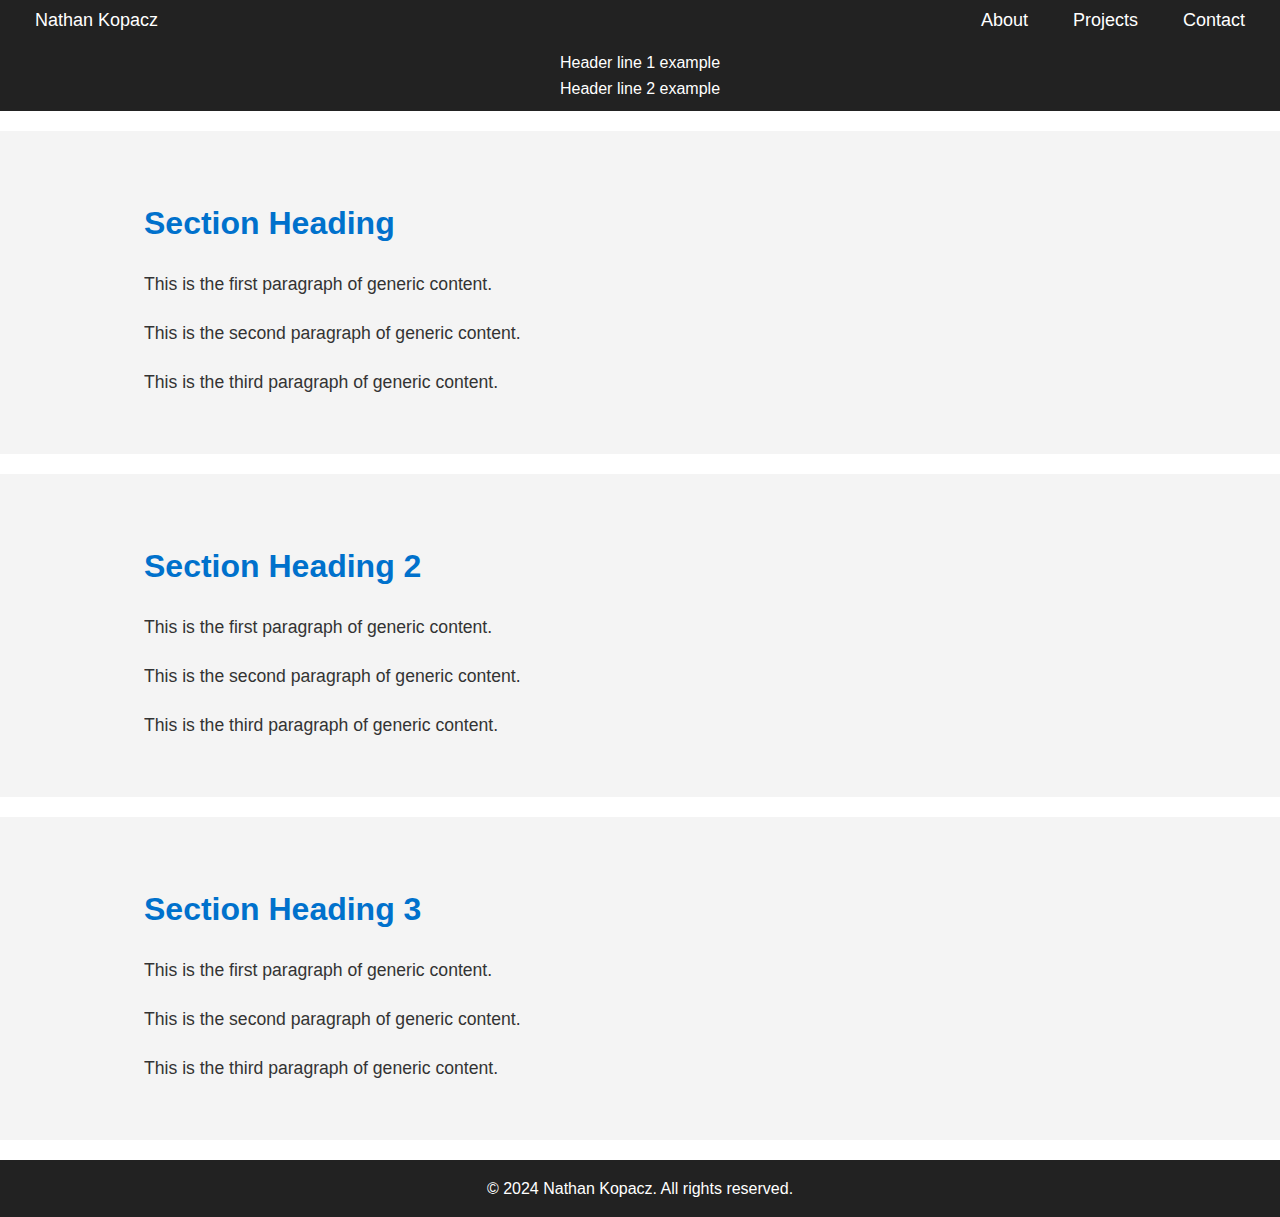
<file: website/pages/personal_sample.html>
<!DOCTYPE html>
<html lang="en">
<!-- 
Baseline page

When duplicating this page you need to do the following
- Fix relative paths for all stylesheets and icon in head
- Fix relative paths for js scroll funciton
- Fix relative paths in the navigation menu
-->
<head>
    <meta charset="UTF-8">
    <meta name="viewport" content="width=device-width, initial-scale=1.0">
    <title>My Personal Webpage</title>
    <link rel="stylesheet" href="../css/styles.css">
    <link rel="icon" href="../images/NATE_circle_lowquality.png" type="image/png">
</head>
<body>
    <!-- Navigation Menu -->
    <nav>
        <div class="nav-left">
            <a href="../index.html" class="nav-link">Nathan Kopacz</a>
        </div>
        <div class="nav-right">
            <a href="../pages/about" class="nav-link">About</a>
            <a href="../pages/projects" class="nav-link">Projects</a>
            <a href="../pages/contact" class="nav-link">Contact</a>
        </div>
    </nav>

    <header>
        <div class="line">Header line 1 example</div>
        <div class="line">Header line 2 example</div>
    </header>

    <section class="generic-section">
        <div class="container">
            <h2>Section Heading</h2>
            <p>This is the first paragraph of generic content.</p>
            <p>This is the second paragraph of generic content.</p>
            <p>This is the third paragraph of generic content.</p>
        </div>
    </section>

    <section class="generic-section">
        <div class="container">
            <h2>Section Heading 2</h2>
            <p>This is the first paragraph of generic content.</p>
            <p>This is the second paragraph of generic content.</p>
            <p>This is the third paragraph of generic content.</p>
        </div>
    </section>

    <section class="generic-section">
        <div class="container">
            <h2>Section Heading 3</h2>
            <p>This is the first paragraph of generic content.</p>
            <p>This is the second paragraph of generic content.</p>
            <p>This is the third paragraph of generic content.</p>
        </div>
    </section>


    <!-- Footer Section -->
    <footer>
        <div class="container">
            <p>&copy; 2024 Nathan Kopacz. All rights reserved.</p>
        </div>
    </footer>

    <script src="../js/nav_scroll.js"></script>
</body>
</html>
</file>
<file: website/drone/css/styles.css>
:root {
    --nav-height: 40px; /* Adjust this value as needed */
}

body {
    margin-top: var(--nav-height);
    font-family: Arial, sans-serif;
    line-height: 1.6;
    margin: 0;
    padding: 0;
    color: #222222; /* Default text color - Dark Grey */
}

.container {
    width: 80%;
    margin: auto;
    overflow: hidden;
}

/* Header Section */
header {
    background: #222222; /* Dark Grey */
    color: #ffffff;
    padding: 10px 0;
    text-align: center;
    margin-top: var(--nav-height);
}

header h1 {
    margin: 0;
    font-size: 2.5em;
}


/* -----------------------Navigation Menu------------------------ */
/* Style the navigation bar */

/* TODO - Make nav transparent at the start*/
/* TODO - add image to home screen */
nav {
    /* background-color: #0071cc; Set the background color */
    background-color: #222222;
    width: 100%; /* Full width across the screen */
    padding: 10px 20px; /* Add some padding */
    display: flex; /* Use flexbox for layout */
    justify-content: space-between; /* Separate items to left and right */
    align-items: center; /* Center items vertically */

    position: fixed; /* Stick the nav panel to the top */
    top: 0; /* Position it at the top */
    z-index: 1000; /* Ensure it's above other elements */
    transition: background-color 0.5s ease-in-out;

    height: var(--nav-height); /* Set the height using the variable */

    box-sizing: border-box; /* Include padding in the element's total width */
}

.home-page-nav {
    background-color: rgba(34, 34, 34, 0); /* Fully transparent background */
}

.nav-scrolled {
    background-color: #0071cc;  /* Alter this if you want the nav panel to change colors when you scroll */
    transition: background-color 0.5s ease-in-out;
}

/* Style the navigation links */
.nav-left a, .nav-right a {
    color: white; /* Make the text white */
    /* color: #222222; */
    text-decoration: none; /* Remove the underline */
    padding: 3px 15px; /* Add padding around the links */
    font-size: 18px; /* Set font size */
    height: 100%;
    display: flex;
    align-items: center;
}

.nav-left img.nav-logo {
    height: calc(0.8 * var(--nav-height)); /* Ensure it doesn't exceed the nav height */
    width: auto; /* Maintain the aspect ratio */
}

/* Hover effect for the links */
.nav-left a:hover, .nav-right a:hover {
    background-color: #005fa3; /* Slightly darker on hover */
    border-radius: 5px; /* Round the corners */
}

/* Ensure the right-side links are displayed inline */
.nav-right {
    display: flex;
    gap: 15px; /* Space between the right-side links */
}

/* --------------------------- Main Image ----------------------------------- */

.main-header {
    position: relative;
    width: 100%;
    height: 100vh; /* Full viewport height */
    overflow: hidden;
}

.main-header img {
    width: 100%;
    max-width: 100%;
    height: 100%;
    object-fit: cover;
    object-position: center;
}

/* Add some content padding after the image so it doesn't overlap */
section {
    padding-top: 50px;
}

/* Remove top margin for elements within the .home page */
.home-page header {
    margin: 0;
    padding: 0;
}



/* ----------------------------Generic Section Styling ----------------------------------- */

.generic-section {
    background-color: #f4f4f4; /* Light gray background */
    padding: 40px 20px; /* Space around the section */
    margin: 20px 0; /* Space between this section and others */
    display: flex;
    justify-content: center;
    align-items: center;
}

.generic-section .container {
    width: 80%; /* Container width that adjusts based on screen size */
    max-width: 1000px; /* Maximum width for large screens */
    text-align: left;
}

.generic-section h2 {
    font-size: 2em;
    margin-bottom: 20px; /* Space between the heading and the first paragraph */
    color: #0071cc; /* Blue heading color */
}

.generic-section h1 {
    font-size: 3em;
    margin-bottom: 20px; /* Space between the heading and the first paragraph */
    color: #0071cc; /* Blue heading color */
}

.generic-section p {
    font-size: 1.1em; /* Slightly larger font size for readability */
    line-height: 1.8; /* Improved line spacing for readability */
    margin-bottom: 15px; /* Space between paragraphs */
    color: #333; /* Darker text color */
}



/* TODO - Change height of footer to match the navigation bar */
/* Footer Section */
footer {
    background: #222222;
    color: #ffffff;
    text-align: center;
    /* height: var(--nav-height); Set the height using the variable */
    display: flex; /* Use flexbox to center content */
    justify-content: center; /* Horizontally center content */
    align-items: center; /* Vertically center content */
    margin-top: 20px;
}

.footer-links {
    list-style: none;
    padding: 0;
    margin: 10px 0;
}

.footer-links li {
    display: inline;
    margin-right: 15px;
}

.footer-links a {
    /* color: #0071cc; */
    color: #ffffff;
    text-decoration: none;
}

.footer-links a:hover {
    text-decoration: underline;
}

.footer-image {
    width: auto;  /* Adjust as needed */
    height: 60px;
    margin-right: 15px;
}
</file>
<file: website/css/styles.css>
:root {
    --nav-height: 40px; /* Adjust this value as needed */
}

body {
    margin-top: var(--nav-height);
    font-family: Arial, sans-serif;
    line-height: 1.6;
    margin: 0;
    padding: 0;
    color: #222222; /* Default text color - Dark Grey */
}

.container {
    width: 80%;
    margin: auto;
    overflow: hidden;
}

/* Header Section */
header {
    background: #222222; /* Dark Grey */
    color: #ffffff;
    padding: 10px 0;
    text-align: center;
    margin-top: var(--nav-height);
}

header h1 {
    margin: 0;
    font-size: 2.5em;
}


/* -----------------------Navigation Menu------------------------ */
/* Style the navigation bar */

/* TODO - Make nav transparent at the start*/
/* TODO - add image to home screen */
nav {
    /* background-color: #0071cc; Set the background color */
    background-color: #222222;
    width: 100%; /* Full width across the screen */
    padding: 10px 20px; /* Add some padding */
    display: flex; /* Use flexbox for layout */
    justify-content: space-between; /* Separate items to left and right */
    align-items: center; /* Center items vertically */

    position: fixed; /* Stick the nav panel to the top */
    top: 0; /* Position it at the top */
    z-index: 1000; /* Ensure it's above other elements */
    transition: background-color 0.5s ease-in-out;

    height: var(--nav-height); /* Set the height using the variable */

    box-sizing: border-box; /* Include padding in the element's total width */
}

.home-page-nav {
    background-color: rgba(34, 34, 34, 0); /* Fully transparent background */
}

.nav-scrolled {
    background-color: #0071cc;  /* Alter this if you want the nav panel to change colors when you scroll */
    transition: background-color 0.5s ease-in-out;
}

/* Style the navigation links */
.nav-left a, .nav-right a {
    color: white; /* Make the text white */
    /* color: #222222; */
    text-decoration: none; /* Remove the underline */
    padding: 3px 15px; /* Add padding around the links */
    font-size: 18px; /* Set font size */
    height: 100%;
    display: flex;
    align-items: center;
}

.nav-left img.nav-logo {
    height: calc(0.8 * var(--nav-height)); /* Ensure it doesn't exceed the nav height */
    width: auto; /* Maintain the aspect ratio */
}

/* Hover effect for the links */
.nav-left a:hover, .nav-right a:hover {
    background-color: #005fa3; /* Slightly darker on hover */
    border-radius: 5px; /* Round the corners */
}

/* Ensure the right-side links are displayed inline */
.nav-right {
    display: flex;
    gap: 15px; /* Space between the right-side links */
}

/* --------------------------- Main Image ----------------------------------- */

.main-header {
    position: relative;
    width: 100%;
    height: 100vh; /* Full viewport height */
    overflow: hidden;
}

.main-header img {
    width: 100%;
    max-width: 100%;
    height: 100%;
    object-fit: cover;
    object-position: center;
}

/* Add some content padding after the image so it doesn't overlap */
section {
    padding-top: 50px;
}

/* Remove top margin for elements within the .home page */
.home-page header {
    margin: 0;
    padding: 0;
}



/* ----------------------------Generic Section Styling ----------------------------------- */

.generic-section {
    background-color: #f4f4f4; /* Light gray background */
    padding: 40px 20px; /* Space around the section */
    margin: 20px 0; /* Space between this section and others */
    display: flex;
    justify-content: center;
    align-items: center;
}

.generic-section .container {
    width: 80%; /* Container width that adjusts based on screen size */
    max-width: 1000px; /* Maximum width for large screens */
    text-align: left;
}

.generic-section h2 {
    font-size: 2em;
    margin-bottom: 20px; /* Space between the heading and the first paragraph */
    color: #0071cc; /* Blue heading color */
}

.generic-section p {
    font-size: 1.1em; /* Slightly larger font size for readability */
    line-height: 1.8; /* Improved line spacing for readability */
    margin-bottom: 15px; /* Space between paragraphs */
    color: #333; /* Darker text color */
}



/* TODO - Change height of footer to match the navigation bar */
/* Footer Section */
footer {
    background: #222222;
    color: #ffffff;
    text-align: center;
    /* height: var(--nav-height); Set the height using the variable */
    display: flex; /* Use flexbox to center content */
    justify-content: center; /* Horizontally center content */
    align-items: center; /* Vertically center content */
    margin-top: 20px;
}
</file>
<file: website/drone/css/demos.css>
.demo-container {
    display: flex;
    align-items: center;
    justify-content: space-between;
    gap: 20px; /* Space between text and the images */
    flex-wrap: wrap; /* Ensures responsiveness on smaller screens */
}

.demo-text {
    flex: 1; /* Allows the text to take up more space */
}

.image-container {
    display: flex;
    gap: 10px; /* Space between the two images */
}

.demo-image {
    width: 180px; /* Adjust width for 3:4 ratio */
    height: 240px; /* Set height for 3:4 ratio */
    object-fit: cover; /* Ensures the image covers the box area without distortion */
    box-shadow: -10px 15px 5px rgba(0, 0, 0, 0.2); /* Adds a slight shadow */
    margin-bottom: 20px;
}

/* Specific styles for rounding only the outer corners */
.demo-image.left {
    border-top-left-radius: 20px;
    border-bottom-left-radius: 20px;
}

.demo-image.right {
    border-top-right-radius: 20px;
    border-bottom-right-radius: 20px;
}
</file>
<file: website/drone/css/team_members.css>
.link-icon {
    width: 30px; /* Adjust the size as needed */
    height: auto;
    margin-left: 10px; /* Adds spacing between the name and the icon */
    vertical-align: middle; /* Aligns the icon with the text */
}

.profile-container {
    display: flex;
    align-items: center;
    justify-content: space-between;
    gap: 20px; /* Adds space between the text and the image */
    flex-wrap: wrap; /* Ensures responsiveness on smaller screens */
}

.profile-text {
    flex: 1; /* Allows the text to take up more space */
}
.portrait-image {
    width: 250px; /* Larger size */
    height: 250px; /* Ensures the image is square */
    border-radius: 20px; /* Rounded corners */
    object-fit: cover; /* Ensures the image covers the box area without distortion */
    box-shadow: -10px 15px 5px rgba(0, 0, 0, 0.2); /* Optional: adds a slight shadow for styling */
    margin-bottom: 20px;
}
</file>
<file: website/drone/css/timeline.css>
.full-width-image-section {
    width: calc(100% - 40px); /* 20px margin on each side */
    margin-left: 20px;
    margin-right: 20px;
}

.full-width-image {
    width: 100%;
    height: auto;
    display: block;
    margin: 0; /* Remove any default margins */
    padding: 0;
}

.custom-font {
    font-weight: bold; /* Optional: make the text bold */
    color: #333; /* Optional: change the color */
    margin-bottom: 5px; /* Adds space between the header and the paragraph */
}
</file>
